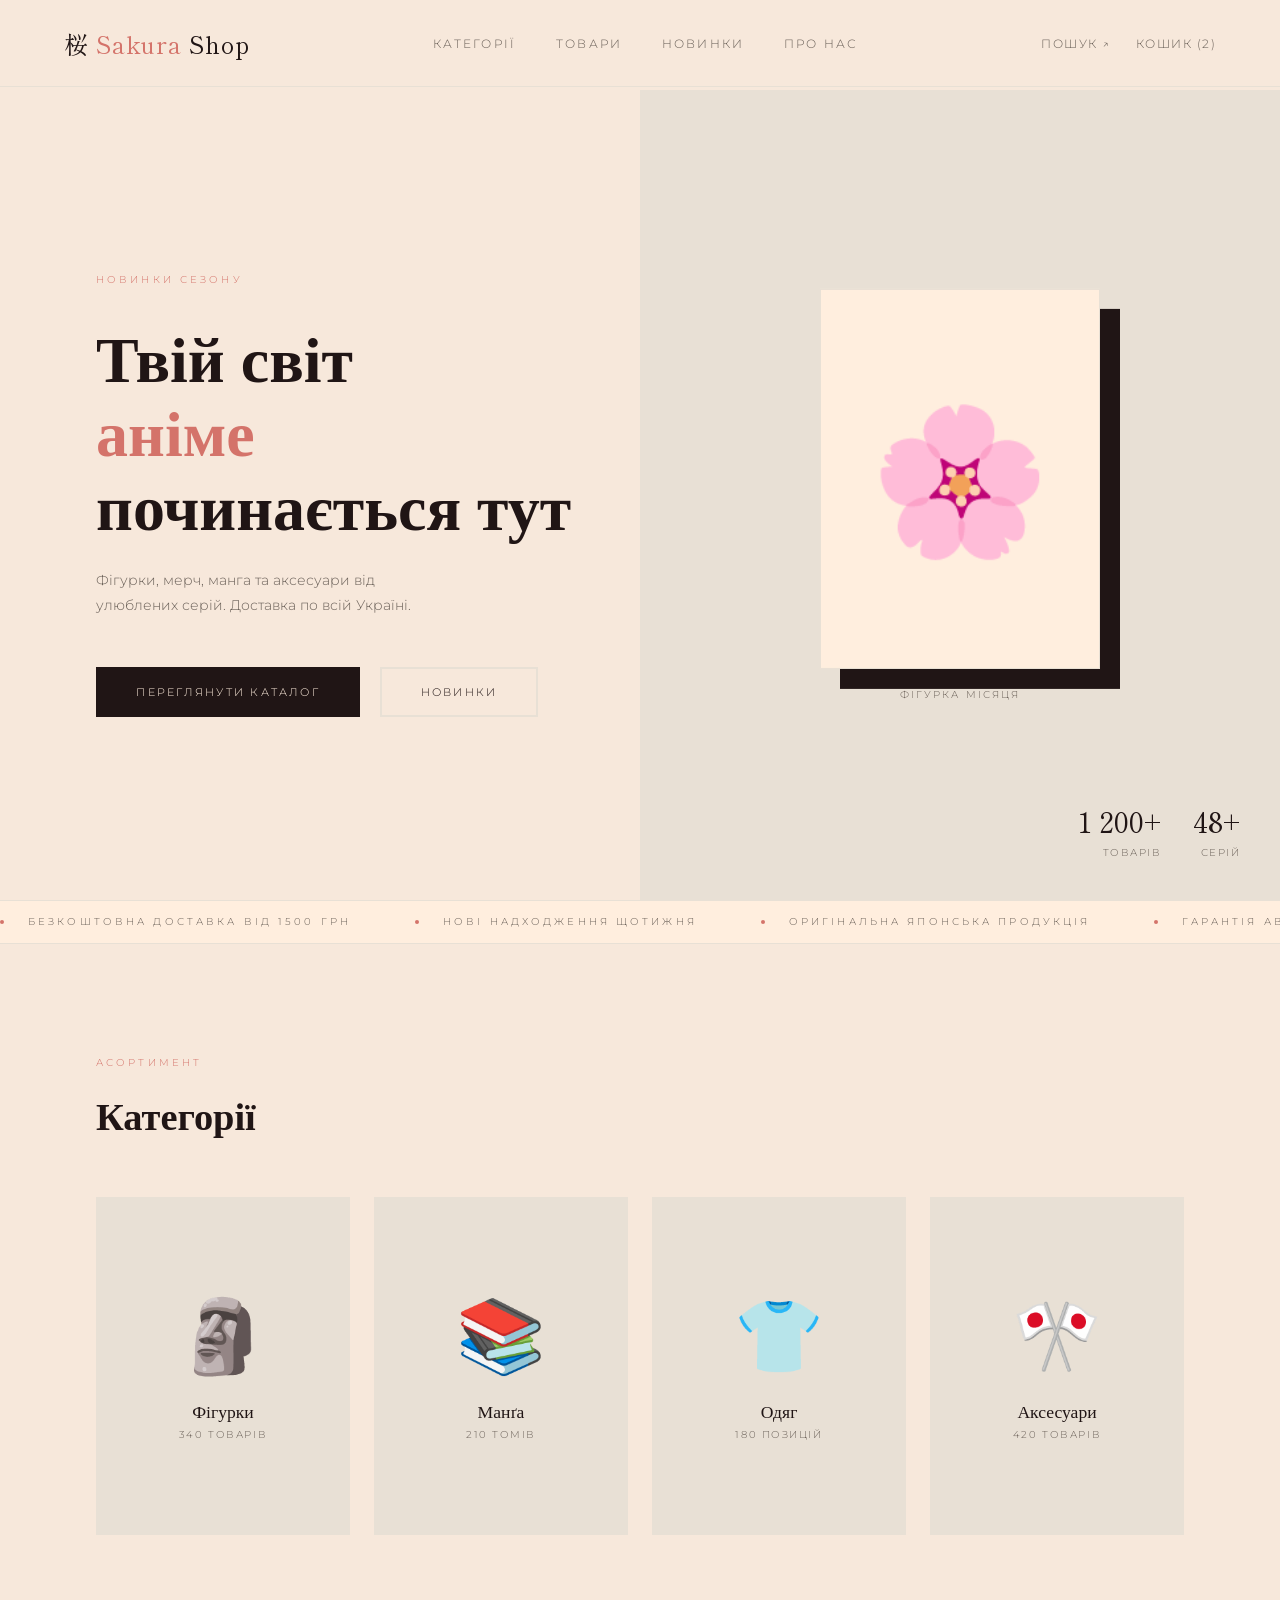
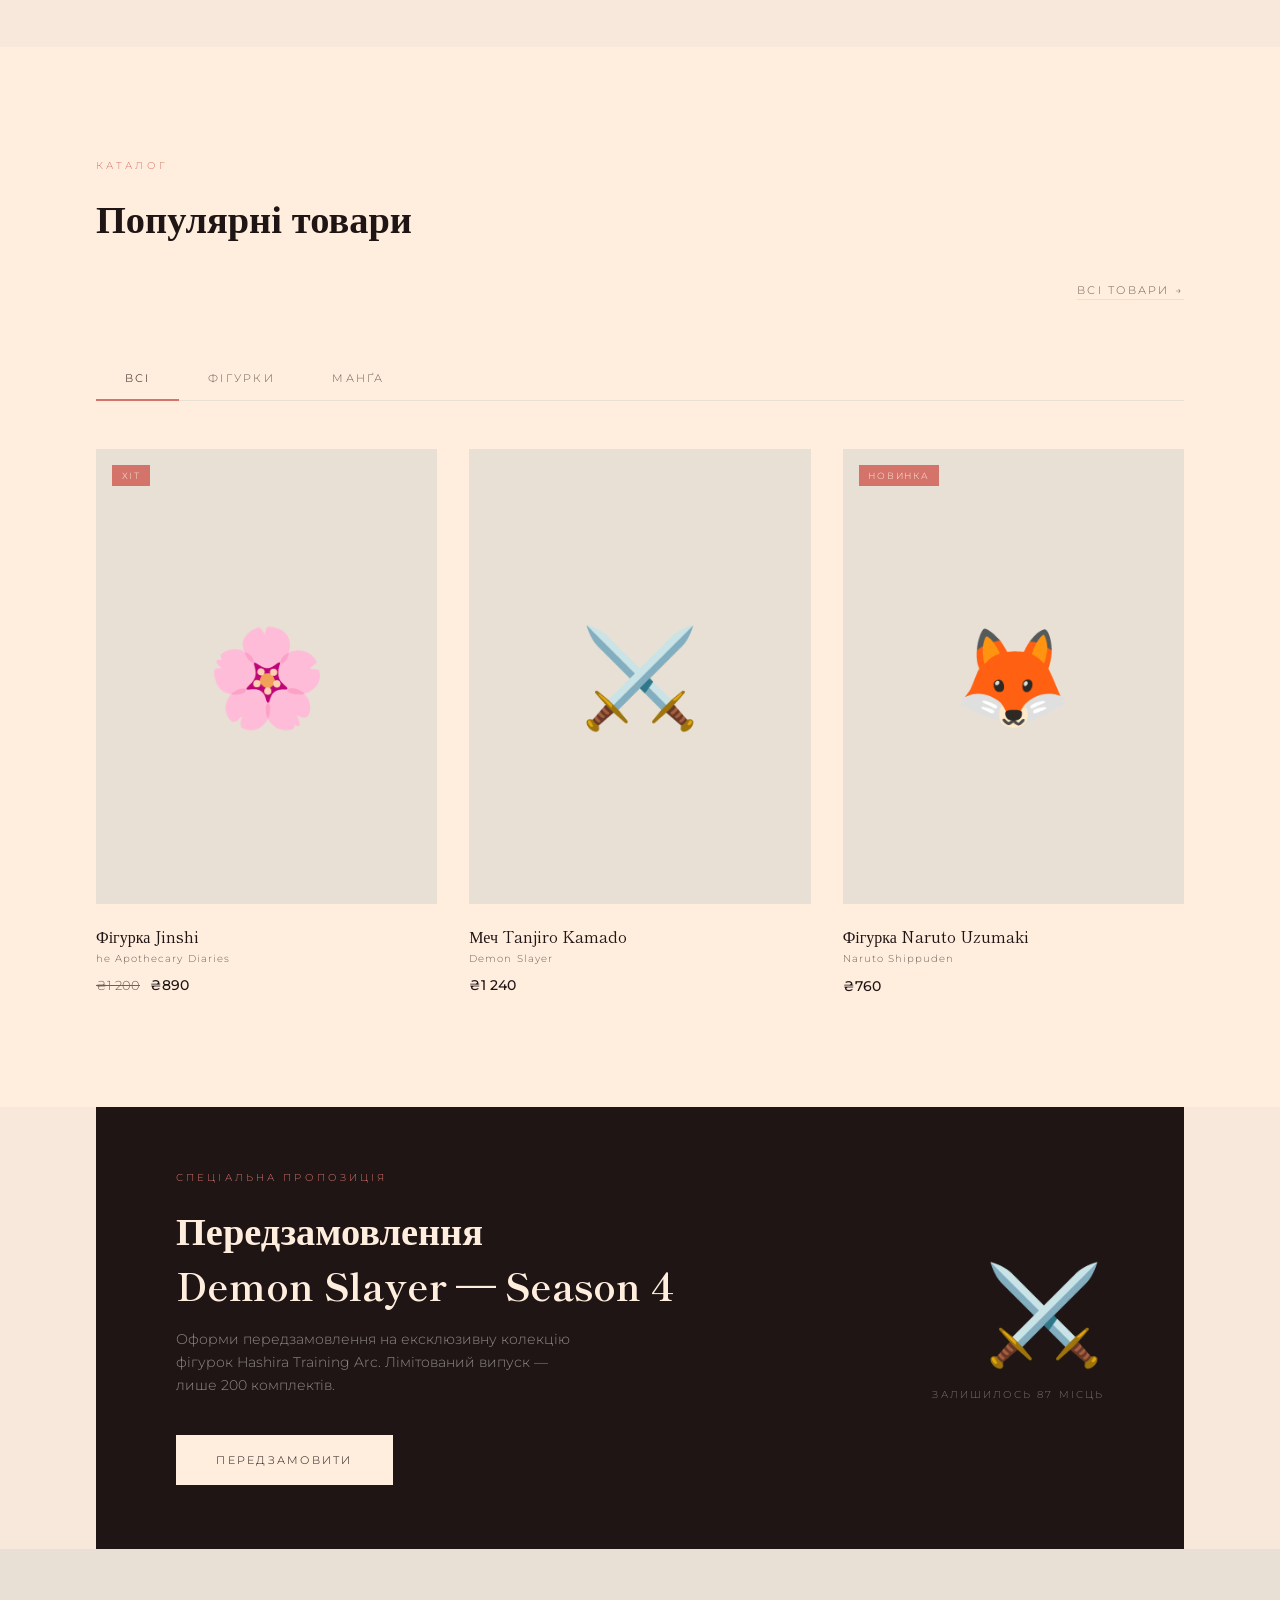
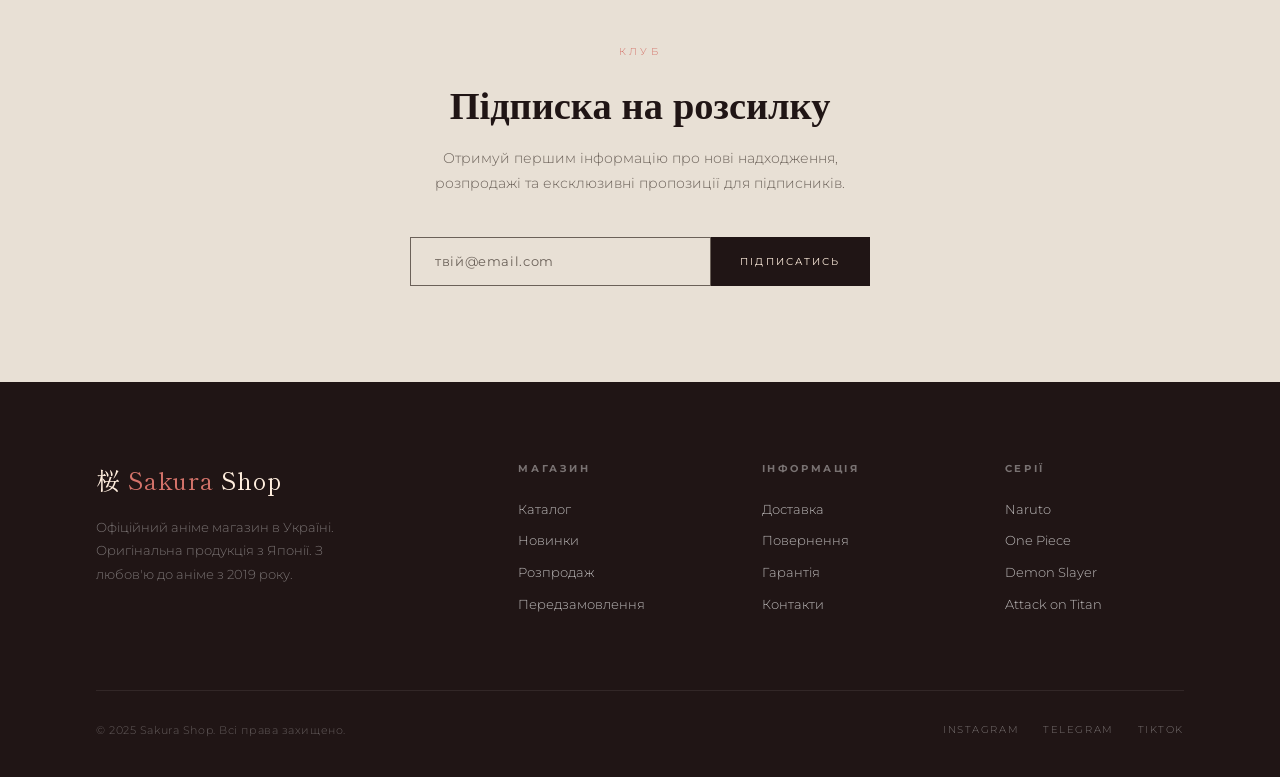
<file: index.html>
<!DOCTYPE html>
<html lang="uk">

<head>
  <meta charset="UTF-8">
  <meta name="viewport" content="width=device-width, initial-scale=1.0">
  <title>Sakura Shop — аніме магазин</title>
  <link
    href="https://fonts.googleapis.com/css2?family=Shippori+Mincho:wght@400;700&family=Montserrat:wght@300;400;500&display=swap"
    rel="stylesheet">
    <link rel="stylesheet" href="style.css">


</head>
<body>

  <!-- Cart toggle -->
  <input type="checkbox" class="cart-toggle" id="cartToggle">
  <div class="cart-overlay">
    <div class="cart-drawer">
      <div class="cart-header">
        <span class="cart-title">Кошик</span>
        <label for="cartToggle" class="cart-close" style="cursor:pointer;">✕</label>
      </div>
      <div class="cart-item">
        <div class="cart-item-img">🌸</div>
        <div class="cart-item-info">
          <div class="cart-item-name">Фігурка Sakura</div>
          <div class="cart-item-series">Cardcaptor Sakura</div>
          <div class="cart-item-price">₴890</div>
        </div>
      </div>
      <div class="cart-item">
        <div class="cart-item-img">⚔️</div>
        <div class="cart-item-info">
          <div class="cart-item-name">Меч-репліка</div>
          <div class="cart-item-series">Demon Slayer</div>
          <div class="cart-item-price">₴1 240</div>
        </div>
      </div>
      <div class="cart-total">
        <span>Разом</span>
        <span>₴2 130</span>
      </div>
      <a href="#" class="btn-primary" style="width:100%;text-align:center;display:block;margin-top:1rem;">Оформити
        замовлення</a>
    </div>
  </div>

  <!-- HEADER -->
  <header>
    <a href="index.html" class="logo">桜 <span>Sakura</span> Shop</a>
    <nav>
      <a href="#categories">Категорії</a>
      <a href="products.html">Товари</a>
      <a href="news.html">Новинки</a>
      <a href="#">Про нас</a>
    </nav>
    <div class="nav-icon">
      <a href="#">Пошук ↗</a>
      <label for="cartToggle" style="cursor:pointer;font-size:0.75rem;letter-spacing:0.12em;text-transform:uppercase;color:var(--fog);transition:color 0.3s;" data-tip="2 товари">
      Кошик (2)
    </label>
    </div>
  </header>

  <!-- HERO -->
  <div class="hero">
    <div class="hero-text">
      <span class="hero-label">Новинки сезону</span>
      <h1 class="hero-title">Твій світ<br><em>аніме</em><br>починається тут</h1>
      <p class="hero-sub">Фігурки, мерч, мангa та аксесуари від улюблених серій. Доставка по всій Україні.</p>
      <div>
        <a href="#products" class="btn-primary">Переглянути каталог</a>
        <a href="#new" class="btn-outline">Новинки</a>
      </div>
    </div>
    <div class="hero-visual">
      <span class="hero-bg-text">桜</span>
      <div class="hero-card">
        <div class="hero-product-img">🌸</div>
        <div class="hero-product-label">Фігурка місяця</div>
      </div>
      <div class="hero-stats">
        <div class="stat">
          <span class="stat-num">1 200+</span>
          <span class="stat-lbl">Товарів</span>
        </div>
        <div class="stat">
          <span class="stat-num">48+</span>
          <span class="stat-lbl">Серій</span>
        </div>
      </div>
    </div>
  </div>

  <!-- MARQUEE -->
  <div class="marquee-wrap">
    <div class="marquee-track">
      <span class="marquee-item"><span class="marquee-dot"></span>Безкоштовна доставка від 1500 грн</span>
      <span class="marquee-item"><span class="marquee-dot"></span>Нові надходження щотижня</span>
      <span class="marquee-item"><span class="marquee-dot"></span>Оригінальна японська продукція</span>
      <span class="marquee-item"><span class="marquee-dot"></span>Гарантія автентичності</span>
      <span class="marquee-item"><span class="marquee-dot"></span>Безкоштовна доставка від 1500 грн</span>
      <span class="marquee-item"><span class="marquee-dot"></span>Нові надходження щотижня</span>
      <span class="marquee-item"><span class="marquee-dot"></span>Оригінальна японська продукція</span>
      <span class="marquee-item"><span class="marquee-dot"></span>Гарантія автентичності</span>
    </div>
  </div>

  <!-- CATEGORIES -->
  <section id="categories">
    <div class="section-label">Асортимент</div>
    <div class="section-title">Категорії</div>
    <div class="categories-grid">
      <a href="#" class="cat-card">
        <div class="cat-overlay"></div>
        <span class="cat-emoji">🗿</span>
        <span class="cat-name">Фігурки</span>
        <span class="cat-count">340 товарів</span>
      </a>
      <a href="#" class="cat-card">
        <div class="cat-overlay"></div>
        <span class="cat-emoji">📚</span>
        <span class="cat-name">Манґа</span>
        <span class="cat-count">210 томів</span>
      </a>
      <a href="#" class="cat-card">
        <div class="cat-overlay"></div>
        <span class="cat-emoji">👕</span>
        <span class="cat-name">Одяг</span>
        <span class="cat-count">180 позицій</span>
      </a>
      <a href="#" class="cat-card">
        <div class="cat-overlay"></div>
        <span class="cat-emoji">🎌</span>
        <span class="cat-name">Аксесуари</span>
        <span class="cat-count">420 товарів</span>
      </a>
    </div>
  </section>

  <!-- PRODUCTS with TABS (CSS only) -->
  <section id="products" class="products-section">
    <div class="products-header">
      <div>
        <div class="section-label">Каталог</div>
        <div class="section-title">Популярні товари</div>
      </div>
      <a href="#" class="see-all">Всі товари →</a>
    </div>

    <input type="radio" name="tabs" id="tab1" class="tab-radio" checked>
    <input type="radio" name="tabs" id="tab2" class="tab-radio">
    <input type="radio" name="tabs" id="tab3" class="tab-radio">

    <div class="tabs-nav">
      <label for="tab1" class="tab-label lbl1">Всі</label>
      <label for="tab2" class="tab-label lbl2">Фігурки</label>
      <label for="tab3" class="tab-label lbl3">Манґа</label>
    </div>

    <div class="tab-content">
      <!-- TAB 1 -->
      <div class="tab-panel panel1">
        <a href="#" class="product-card">
          <div class="product-img">
            <span class="product-badge">Хіт</span>
            <span class="product-wishlist">♡</span>
            🌸
          </div>
          <div class="product-name">Фігурка Jinshi</div>
          <div class="product-series">he Apothecary Diaries</div>
          <div class="product-price"><s>₴1 200</s> ₴890</div>
        </a>
        <a href="#" class="product-card">
          <div class="product-img">
            <span class="product-wishlist">♡</span>
            ⚔️
          </div>
          <div class="product-name">Меч Tanjiro Kamado</div>
          <div class="product-series">Demon Slayer</div>
          <div class="product-price">₴1 240</div>
        </a>
        <a href="#" class="product-card">
          <div class="product-img">
            <span class="product-badge">Новинка</span>
            <span class="product-wishlist">♡</span>
            🦊
          </div>
          <div class="product-name">Фігурка Naruto Uzumaki</div>
          <div class="product-series">Naruto Shippuden</div>
          <div class="product-price">₴760</div>
        </a>
      </div>
      <!-- TAB 2 -->
      <div class="tab-panel panel2">
        <a href="#" class="product-card">
          <div class="product-img">
            <span class="product-badge">Хіт</span>
            <span class="product-wishlist">♡</span>
            🌸
          </div>
          <div class="product-name">Фігурка Sakura</div>
          <div class="product-series">Cardcaptor Sakura</div>
          <div class="product-price">₴890</div>
        </a>
        <a href="#" class="product-card">
          <div class="product-img">
            <span class="product-wishlist">♡</span>
            🤖
          </div>
          <div class="product-name">Фігурка Gundam RX-78</div>
          <div class="product-series">Mobile Suit Gundam</div>
          <div class="product-price">₴2 100</div>
        </a>
        <a href="#" class="product-card">
          <div class="product-img">
            <span class="product-wishlist">♡</span>
            🦊
          </div>
          <div class="product-name">Senkuu Ishigami — колекційна</div>
          <div class="product-series">Naruto Shippuden</div>
          <div class="product-price">₴1760</div>
        </a>
      </div>
      <!-- TAB 3 -->
      <div class="tab-panel panel3">
        <a href="#" class="product-card">
          <div class="product-img">
            <span class="product-badge">Новинка</span>
            <span class="product-wishlist">♡</span>
            📖
          </div>
          <div class="product-name">The Apothecary Diaries том 1–3</div>
          <div class="product-series">Kentaro Miura</div>
          <div class="product-price">₴1 450</div>
        </a>
        <a href="#" class="product-card">
          <div class="product-img">
            <span class="product-wishlist">♡</span>
            📗
          </div>
          <div class="product-name">Attack on Titan Box Set</div>
          <div class="product-series">Hajime Isayama</div>
          <div class="product-price">₴3 200</div>
        </a>
        <a href="#" class="product-card">
          <div class="product-img">
            <span class="product-wishlist">♡</span>
            📕
          </div>
          <div class="product-name">Dr. STONE том 1</div>
          <div class="product-series">Eiichiro Oda</div>
          <div class="product-price">₴280</div>
        </a>
      </div>
    </div>
  </section>

  <!-- BANNER -->
  <div class="banner" id="new">
    <div>
      <div class="banner-label">Спеціальна пропозиція</div>
      <h2 class="banner-title">Передзамовлення<br>Demon Slayer — Season 4</h2>
      <p class="banner-sub">Оформи передзамовлення на ексклюзивну колекцію фігурок Hashira Training Arc. Лімітований
        випуск — лише 200 комплектів.</p>
      <br><br>
      <a href="#" class="btn-light">Передзамовити</a>
    </div>
    <div class="banner-right">
      <span class="banner-emoji">⚔️</span>
      <div style="font-size:0.65rem;letter-spacing:0.2em;text-transform:uppercase;color:rgba(255,255,255,0.4);">
        Залишилось 87 місць</div>
    </div>
  </div>

  <!-- NEWSLETTER -->
  <div class="newsletter">
    <div class="section-label">Клуб</div>
    <div class="section-title">Підписка на розсилку</div>
    <p>Отримуй першим інформацію про нові надходження, розпродажі та ексклюзивні пропозиції для підписників.</p>
    <div class="email-row">
      <input type="email" placeholder="твій@email.com">
      <button type="button">Підписатись</button>
    </div>
  </div>

  <!-- FOOTER -->
  <footer>
    <div class="footer-grid">
      <div class="footer-brand">
        <a href="#" class="logo">桜 <span>Sakura</span> Shop</a>
        <p class="footer-desc">Офіційний аніме магазин в Україні. Оригінальна продукція з Японії. З любов'ю до аніме з
          2019 року.</p>
      </div>
      <div class="footer-col">
        <h4>Магазин</h4>
        <ul>
          <li><a href="#">Каталог</a></li>
          <li><a href="#">Новинки</a></li>
          <li><a href="#">Розпродаж</a></li>
          <li><a href="#">Передзамовлення</a></li>
        </ul>
      </div>
      <div class="footer-col">
        <h4>Інформація</h4>
        <ul>
          <li><a href="#">Доставка</a></li>
          <li><a href="#">Повернення</a></li>
          <li><a href="#">Гарантія</a></li>
          <li><a href="#">Контакти</a></li>
        </ul>
      </div>
      <div class="footer-col">
        <h4>Серії</h4>
        <ul>
          <li><a href="#">Naruto</a></li>
          <li><a href="#">One Piece</a></li>
          <li><a href="#">Demon Slayer</a></li>
          <li><a href="#">Attack on Titan</a></li>
        </ul>
      </div>
    </div>
    <div class="footer-bottom">
      <span>© 2025 Sakura Shop. Всі права захищено.</span>
      <div class="socials">
        <a href="#">Instagram</a>
        <a href="#">Telegram</a>
        <a href="#">TikTok</a>
      </div>
    </div>
  </footer>


</body>

</html>
</file>
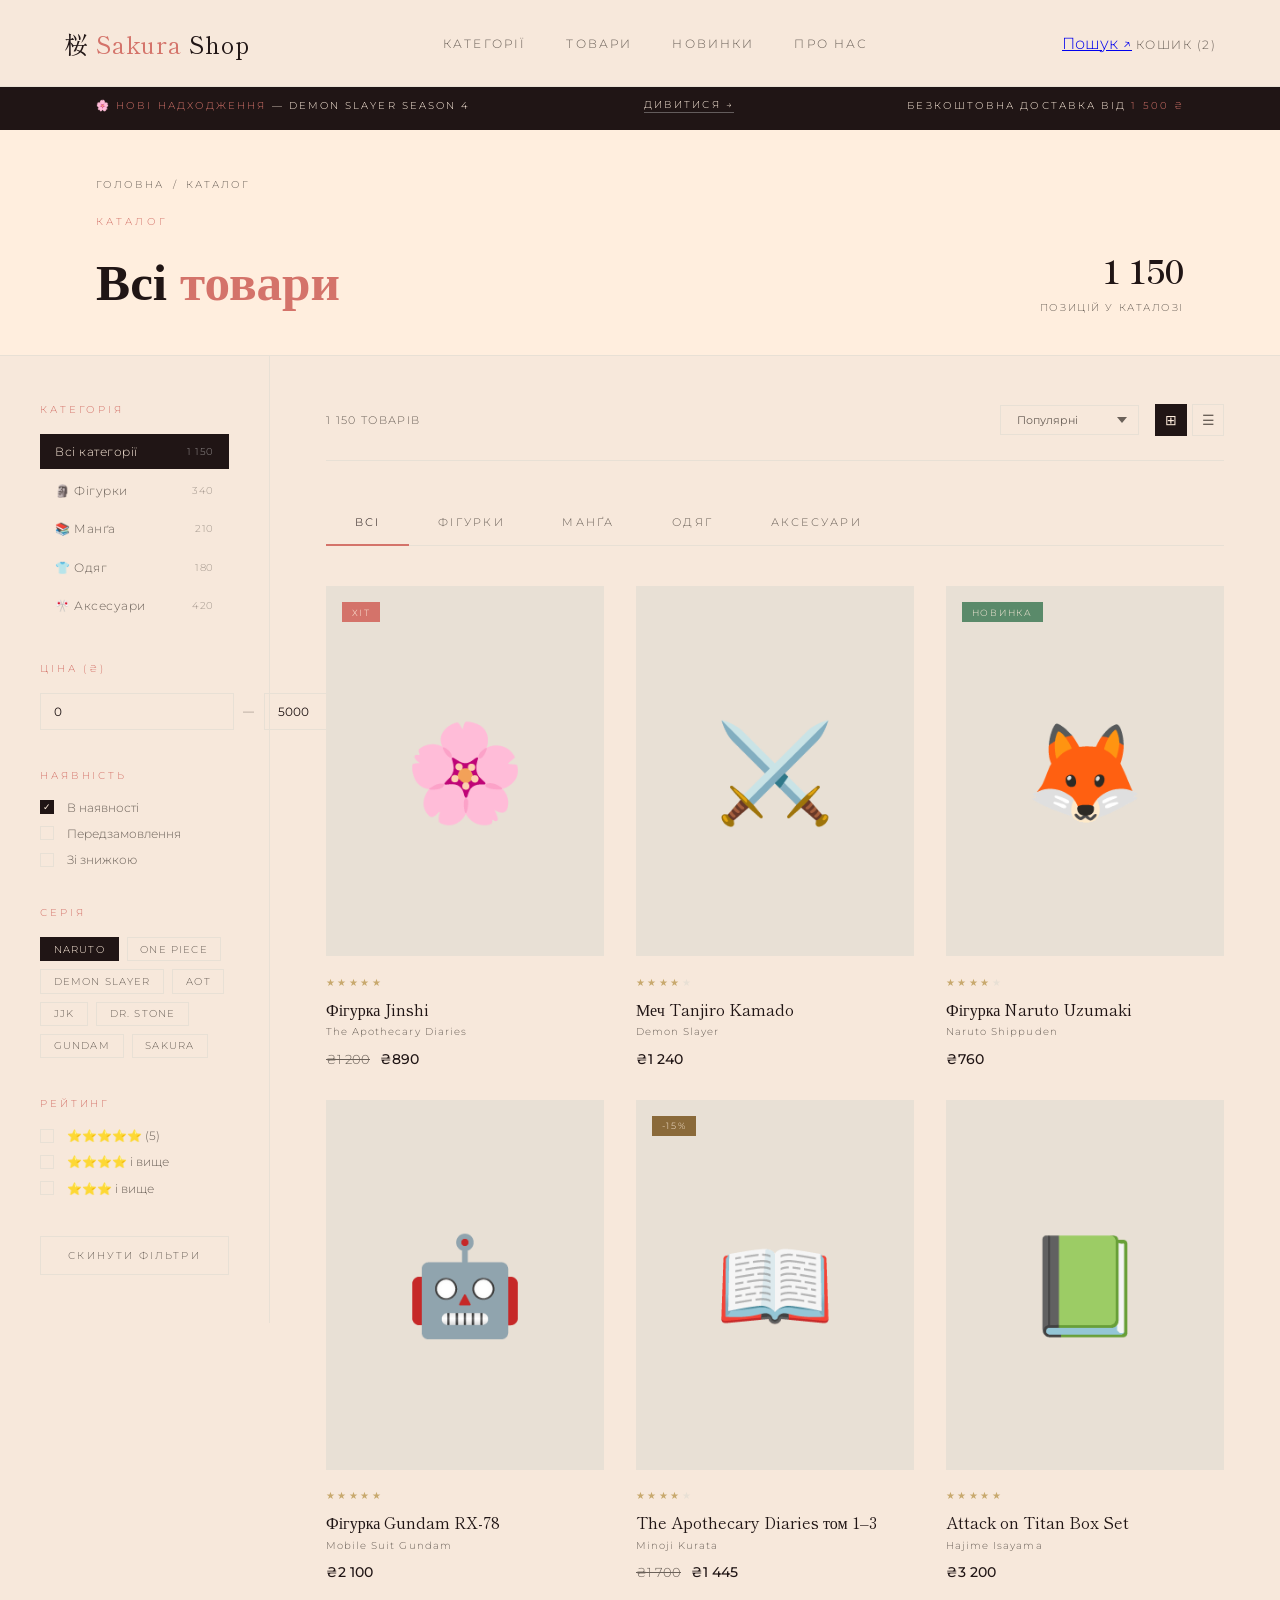
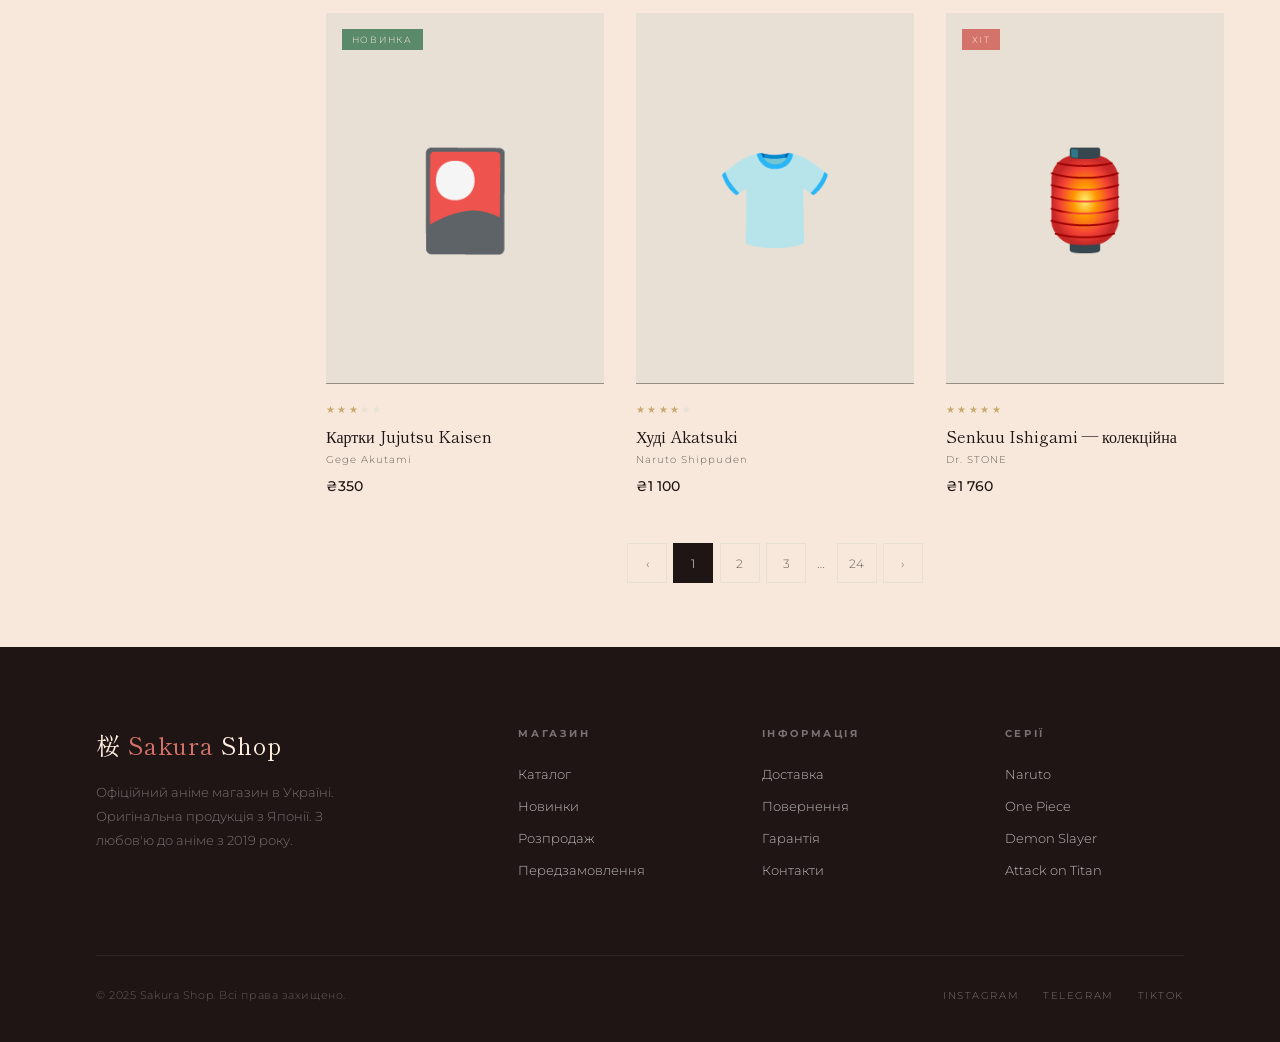
<file: products.html>
<!DOCTYPE html>
<html lang="uk">
<head>
  <meta charset="UTF-8">
  <meta name="viewport" content="width=device-width, initial-scale=1.0">
  <title>Каталог — Sakura Shop</title>
  <link href="https://fonts.googleapis.com/css2?family=Shippori+Mincho:wght@400;700&family=Montserrat:wght@300;400;500&display=swap" rel="stylesheet">
  <link rel="stylesheet" href="product.css">

 
</head>
<body>

<!-- ── HIDDEN INPUTS (CSS-only state) ── -->
<input type="checkbox" class="cart-toggle" id="cartToggle">
<input type="radio"    name="view" id="view-grid" checked>
<input type="radio"    name="view" id="view-list">
<input type="radio"    name="tabs" id="tab-all"   checked>
<input type="radio"    name="tabs" id="tab-fig">
<input type="radio"    name="tabs" id="tab-manga">
<input type="radio"    name="tabs" id="tab-cloth">
<input type="radio"    name="tabs" id="tab-acc">

<!-- ── CART OVERLAY ── -->
<div class="cart-overlay">
  <div class="cart-drawer">
    <div class="cart-header">
      <span class="cart-title">Кошик</span>
      <label for="cartToggle" class="cart-close">✕</label>
    </div>
    <div class="cart-item">
      <div class="cart-item-img">🌸</div>
      <div class="cart-item-info">
        <div class="cart-item-name">Фігурка Sakura</div>
        <div class="cart-item-series">Cardcaptor Sakura</div>
        <div class="cart-item-price">₴890</div>
      </div>
    </div>
    <div class="cart-item">
      <div class="cart-item-img">⚔️</div>
      <div class="cart-item-info">
        <div class="cart-item-name">Меч-репліка</div>
        <div class="cart-item-series">Demon Slayer</div>
        <div class="cart-item-price">₴1 240</div>
      </div>
    </div>
    <div class="cart-total"><span>Разом</span><span>₴2 130</span></div>
    <a href="#" class="btn-primary" style="width:100%;text-align:center;display:block;margin-top:1rem;">Оформити замовлення</a>
  </div>
</div>

<!-- ── HEADER ── -->
  <header>
    <a href="index.html" class="logo">桜 <span>Sakura</span> Shop</a>
    <nav>
      <a href="#categories">Категорії</a>
      <a href="products.html">Товари</a>
      <a href="news.html">Новинки</a>
      <a href="#">Про нас</a>
    </nav>
    <div class="nav-icon">
      <a href="#">Пошук ↗</a>
      <label for="cartToggle" style="cursor:pointer;font-size:0.75rem;letter-spacing:0.12em;text-transform:uppercase;color:var(--fog);transition:color 0.3s;" data-tip="2 товари">
      Кошик (2)
    </label>
    </div>
  </header>

<!-- ── PROMO STRIP ── -->
<div class="promo-strip">
  <span>🌸 <em>Нові надходження</em> — Demon Slayer Season 4</span>
  <a href="#">Дивитися →</a>
  <span>Безкоштовна доставка від <em>1 500 ₴</em></span>
</div>

<!-- ── PAGE HERO ── -->
<div class="page-hero">
  <div class="breadcrumb">
    <a href="#">Головна</a><span>/</span>Каталог
  </div>
  <div class="page-hero-inner">
    <div>
      <div class="section-label">Каталог</div>
      <h1 class="page-title">Всі <em>товари</em></h1>
    </div>
    <div class="page-meta">
      <strong>1 150</strong>
      <span>позицій у каталозі</span>
    </div>
  </div>
</div>

<!-- ── CATALOG ── -->
<div class="catalog-layout">

  <!-- SIDEBAR -->
  <aside class="sidebar">

    <div class="filter-group">
      <div class="filter-title">Категорія</div>
      <div class="cat-list">
        <input type="radio" name="cat" id="cat-all" checked>
        <label for="cat-all">Всі категорії <span class="cnt">1 150</span></label>
        <input type="radio" name="cat" id="cat-fig-s">
        <label for="cat-fig-s">🗿 Фігурки <span class="cnt">340</span></label>
        <input type="radio" name="cat" id="cat-manga-s">
        <label for="cat-manga-s">📚 Манґа <span class="cnt">210</span></label>
        <input type="radio" name="cat" id="cat-cloth-s">
        <label for="cat-cloth-s">👕 Одяг <span class="cnt">180</span></label>
        <input type="radio" name="cat" id="cat-acc-s">
        <label for="cat-acc-s">🎌 Аксесуари <span class="cnt">420</span></label>
      </div>
    </div>

    <div class="filter-group">
      <div class="filter-title">Ціна (₴)</div>
      <div class="price-inputs">
        <input type="number" placeholder="Від" value="0">
        <span class="price-sep">—</span>
        <input type="number" placeholder="До" value="5000">
      </div>
    </div>

    <div class="filter-group">
      <div class="filter-title">Наявність</div>
      <div class="check-list">
        <label><input type="checkbox" id="chk1" checked><span class="chk"></span>В наявності</label>
        <label><input type="checkbox" id="chk2"><span class="chk"></span>Передзамовлення</label>
        <label><input type="checkbox" id="chk3"><span class="chk"></span>Зі знижкою</label>
      </div>
    </div>

    <div class="filter-group">
      <div class="filter-title">Серія</div>
      <div class="series-tags">
        <input type="checkbox" id="s1" checked><label for="s1">Naruto</label>
        <input type="checkbox" id="s2"><label for="s2">One Piece</label>
        <input type="checkbox" id="s3"><label for="s3">Demon Slayer</label>
        <input type="checkbox" id="s4"><label for="s4">AOT</label>
        <input type="checkbox" id="s5"><label for="s5">JJK</label>
        <input type="checkbox" id="s6"><label for="s6">Dr. Stone</label>
        <input type="checkbox" id="s7"><label for="s7">Gundam</label>
        <input type="checkbox" id="s8"><label for="s8">Sakura</label>
      </div>
    </div>

    <div class="filter-group">
      <div class="filter-title">Рейтинг</div>
      <div class="check-list">
        <label><input type="checkbox" id="r1"><span class="chk"></span>⭐⭐⭐⭐⭐ (5)</label>
        <label><input type="checkbox" id="r2"><span class="chk"></span>⭐⭐⭐⭐ і вище</label>
        <label><input type="checkbox" id="r3"><span class="chk"></span>⭐⭐⭐ і вище</label>
      </div>
    </div>

    <a href="#" class="filter-reset">Скинути фільтри</a>
  </aside>

  <!-- PRODUCTS -->
  <main class="products-area">

    <!-- Toolbar -->
    <div class="toolbar">
      <span class="results-count">1 150 товарів</span>
      <div class="toolbar-right">
        <select class="sort-select">
          <option>Популярні</option>
          <option>Ціна: зростання</option>
          <option>Ціна: спадання</option>
          <option>Новинки</option>
          <option>Рейтинг</option>
        </select>
        <div class="view-toggle">
          <label for="view-grid" class="view-btn lbl-grid" title="Сітка">⊞</label>
          <label for="view-list" class="view-btn lbl-list" title="Список">☰</label>
        </div>
      </div>
    </div>

    <!-- Tabs nav -->
    <div class="tabs-nav">
      <label for="tab-all"   class="tab-label lbl-all">Всі</label>
      <label for="tab-fig"   class="tab-label lbl-fig">Фігурки</label>
      <label for="tab-manga" class="tab-label lbl-manga">Манґа</label>
      <label for="tab-cloth" class="tab-label lbl-cloth">Одяг</label>
      <label for="tab-acc"   class="tab-label lbl-acc">Аксесуари</label>
    </div>

    <!-- Products grid -->
    <div class="products-grid">

      <a href="#" class="product-card">
        <div class="product-img">
          <span class="product-badge badge-hit">Хіт</span>
          <span class="product-wishlist">♡</span>
          🌸
          <span class="add-btn">Додати до кошика</span>
        </div>
        <div class="product-stars">
          <span class="star lit">★</span><span class="star lit">★</span><span class="star lit">★</span><span class="star lit">★</span><span class="star lit">★</span>
        </div>
        <div class="product-name">Фігурка Jinshi</div>
        <div class="product-series">The Apothecary Diaries</div>
        <div class="product-price"><s>₴1 200</s> ₴890</div>
      </a>

      <a href="#" class="product-card">
        <div class="product-img">
          <span class="product-wishlist">♡</span>
          ⚔️
          <span class="add-btn">Додати до кошика</span>
        </div>
        <div class="product-stars">
          <span class="star lit">★</span><span class="star lit">★</span><span class="star lit">★</span><span class="star lit">★</span><span class="star">★</span>
        </div>
        <div class="product-name">Меч Tanjiro Kamado</div>
        <div class="product-series">Demon Slayer</div>
        <div class="product-price">₴1 240</div>
      </a>

      <a href="#" class="product-card">
        <div class="product-img">
          <span class="product-badge badge-new">Новинка</span>
          <span class="product-wishlist">♡</span>
          🦊
          <span class="add-btn">Додати до кошика</span>
        </div>
        <div class="product-stars">
          <span class="star lit">★</span><span class="star lit">★</span><span class="star lit">★</span><span class="star lit">★</span><span class="star">★</span>
        </div>
        <div class="product-name">Фігурка Naruto Uzumaki</div>
        <div class="product-series">Naruto Shippuden</div>
        <div class="product-price">₴760</div>
      </a>

      <a href="#" class="product-card">
        <div class="product-img">
          <span class="product-wishlist">♡</span>
          🤖
          <span class="add-btn">Додати до кошика</span>
        </div>
        <div class="product-stars">
          <span class="star lit">★</span><span class="star lit">★</span><span class="star lit">★</span><span class="star lit">★</span><span class="star lit">★</span>
        </div>
        <div class="product-name">Фігурка Gundam RX-78</div>
        <div class="product-series">Mobile Suit Gundam</div>
        <div class="product-price">₴2 100</div>
      </a>

      <a href="#" class="product-card">
        <div class="product-img">
          <span class="product-badge badge-sale">-15%</span>
          <span class="product-wishlist">♡</span>
          📖
          <span class="add-btn">Додати до кошика</span>
        </div>
        <div class="product-stars">
          <span class="star lit">★</span><span class="star lit">★</span><span class="star lit">★</span><span class="star lit">★</span><span class="star">★</span>
        </div>
        <div class="product-name">The Apothecary Diaries том 1–3</div>
        <div class="product-series">Minoji Kurata</div>
        <div class="product-price"><s>₴1 700</s> ₴1 445</div>
      </a>

      <a href="#" class="product-card">
        <div class="product-img">
          <span class="product-wishlist">♡</span>
          📗
          <span class="add-btn">Додати до кошика</span>
        </div>
        <div class="product-stars">
          <span class="star lit">★</span><span class="star lit">★</span><span class="star lit">★</span><span class="star lit">★</span><span class="star lit">★</span>
        </div>
        <div class="product-name">Attack on Titan Box Set</div>
        <div class="product-series">Hajime Isayama</div>
        <div class="product-price">₴3 200</div>
      </a>

      <a href="#" class="product-card">
        <div class="product-img">
          <span class="product-badge badge-new">Новинка</span>
          <span class="product-wishlist">♡</span>
          🎴
          <span class="add-btn">Додати до кошика</span>
        </div>
        <div class="product-stars">
          <span class="star lit">★</span><span class="star lit">★</span><span class="star lit">★</span><span class="star">★</span><span class="star">★</span>
        </div>
        <div class="product-name">Картки Jujutsu Kaisen</div>
        <div class="product-series">Gege Akutami</div>
        <div class="product-price">₴350</div>
      </a>

      <a href="#" class="product-card">
        <div class="product-img">
          <span class="product-wishlist">♡</span>
          👕
          <span class="add-btn">Додати до кошика</span>
        </div>
        <div class="product-stars">
          <span class="star lit">★</span><span class="star lit">★</span><span class="star lit">★</span><span class="star lit">★</span><span class="star">★</span>
        </div>
        <div class="product-name">Худі Akatsuki</div>
        <div class="product-series">Naruto Shippuden</div>
        <div class="product-price">₴1 100</div>
      </a>

      <a href="#" class="product-card">
        <div class="product-img">
          <span class="product-badge badge-hit">Хіт</span>
          <span class="product-wishlist">♡</span>
          🏮
          <span class="add-btn">Додати до кошика</span>
        </div>
        <div class="product-stars">
          <span class="star lit">★</span><span class="star lit">★</span><span class="star lit">★</span><span class="star lit">★</span><span class="star lit">★</span>
        </div>
        <div class="product-name">Senkuu Ishigami — колекційна</div>
        <div class="product-series">Dr. STONE</div>
        <div class="product-price">₴1 760</div>
      </a>

    </div>

    <!-- Pagination -->
    <div class="pagination">
      <a href="#" class="page-btn">‹</a>
      <a href="#" class="page-btn active">1</a>
      <a href="#" class="page-btn">2</a>
      <a href="#" class="page-btn">3</a>
      <span class="page-dots">…</span>
      <a href="#" class="page-btn">24</a>
      <a href="#" class="page-btn">›</a>
    </div>

  </main>
</div>

<!-- ── FOOTER ── -->
<footer>
  <div class="footer-grid">
    <div class="footer-brand">
      <a href="#" class="logo">桜 <span>Sakura</span> Shop</a>
      <p class="footer-desc">Офіційний аніме магазин в Україні. Оригінальна продукція з Японії. З любов'ю до аніме з 2019 року.</p>
    </div>
    <div class="footer-col">
      <h4>Магазин</h4>
      <ul>
        <li><a href="#">Каталог</a></li>
        <li><a href="#">Новинки</a></li>
        <li><a href="#">Розпродаж</a></li>
        <li><a href="#">Передзамовлення</a></li>
      </ul>
    </div>
    <div class="footer-col">
      <h4>Інформація</h4>
      <ul>
        <li><a href="#">Доставка</a></li>
        <li><a href="#">Повернення</a></li>
        <li><a href="#">Гарантія</a></li>
        <li><a href="#">Контакти</a></li>
      </ul>
    </div>
    <div class="footer-col">
      <h4>Серії</h4>
      <ul>
        <li><a href="#">Naruto</a></li>
        <li><a href="#">One Piece</a></li>
        <li><a href="#">Demon Slayer</a></li>
        <li><a href="#">Attack on Titan</a></li>
      </ul>
    </div>
  </div>
  <div class="footer-bottom">
    <span>© 2025 Sakura Shop. Всі права захищено.</span>
    <div class="socials">
      <a href="#">Instagram</a>
      <a href="#">Telegram</a>
      <a href="#">TikTok</a>
    </div>
  </div>
</footer>

</body>
</html>
</file>
<file: style.css>
body {
    font-family: sans-serif;
}
  :root {
      --ink: #201515;
      --paper: #f7e8db;
      --dust: #e8e0d5;
      --blush: #d4736a;
      --fog: #6b6159;
      --white: #ffeede;
    }

    *,
    *::before,
    *::after {
      box-sizing: border-box;
      margin: 0;
      padding: 0;
    }

    html {
      scroll-behavior: smooth;
    }

    body {
      background: var(--paper);
      color: var(--ink);
      font-family: 'Montserrat', sans-serif;
      font-weight: 300;
      overflow-x: hidden;
    }



    /* ─── HEADER ─── */
    header {
      position: fixed;
      top: 0;
      left: 0;
      right: 0;
      z-index: 100;
      display: flex;
      align-items: center;
      justify-content: space-between;
      padding: 1.6rem 4rem;
      background: var(--paper);
      border-bottom: 1px solid var(--dust);
      animation: fadeDown 0.8s ease both;
    }

    .logo {
      font-family: 'Shippori Mincho', serif;
      font-size: 1.5rem;
      letter-spacing: 0.04em;
      color: var(--ink);
      text-decoration: none;
    }

    .logo span {
      color: var(--blush);
    }

    nav {
      display: flex;
      gap: 2.5rem;
      list-style: none;
    }

    nav a {
      font-size: 0.75rem;
      letter-spacing: 0.18em;
      text-transform: uppercase;
      color: var(--fog);
      text-decoration: none;
      position: relative;
      transition: color 0.3s;
    }

    nav a::after {
      content: '';
      position: absolute;
      bottom: -2px;
      left: 0;
      width: 0;
      height: 1px;
      background: var(--blush);
      transition: width 0.3s ease;
    }

    nav a:hover {
      color: var(--ink);
    }

    nav a:hover::after {
      width: 100%;
    }

    .nav-icon {
      display: flex;
      align-items: center;
      gap: 1.6rem;
    }

    .nav-icon a {
      color: var(--fog);
      text-decoration: none;
      font-size: 0.75rem;
      letter-spacing: 0.12em;
      text-transform: uppercase;
      transition: color 0.3s;
    }

    .nav-icon a:hover {
      color: var(--blush);
    }

    /* ─── HERO ─── */
    .hero {
      min-height: 100vh;
      display: grid;
      grid-template-columns: 1fr 1fr;
      padding-top: 90px;
    }

    .hero-text {
      display: flex;
      flex-direction: column;
      justify-content: center;
      padding: 6rem 4rem 6rem 6rem;
      animation: fadeLeft 1s ease 0.3s both;
    }

    .hero-label {
      font-size: 0.65rem;
      letter-spacing: 0.3em;
      text-transform: uppercase;
      color: var(--blush);
      margin-bottom: 2rem;
    }

    .hero-title {
      font-family: 'Shippori Mincho', serif;
      font-size: clamp(2.8rem, 5vw, 5rem);
      line-height: 1.15;
      font-weight: 700;
      margin-bottom: 1.8rem;
    }

    .hero-title em {
      font-style: normal;
      color: var(--blush);
    }

    .hero-sub {
      font-size: 0.88rem;
      line-height: 1.8;
      color: var(--fog);
      max-width: 360px;
      margin-bottom: 3rem;
    }

    .btn-primary {
      display: inline-block;
      background: var(--ink);
      color: var(--white);
      padding: 1rem 2.4rem;
      font-size: 0.7rem;
      letter-spacing: 0.2em;
      text-transform: uppercase;
      text-decoration: none;
      border: 2px solid var(--ink);
      transition: background 0.3s, color 0.3s;
    }

    .btn-primary:hover {
      background: transparent;
      color: var(--ink);
    }

    .btn-outline {
      display: inline-block;
      background: transparent;
      color: var(--ink);
      padding: 1rem 2.4rem;
      font-size: 0.7rem;
      letter-spacing: 0.2em;
      text-transform: uppercase;
      text-decoration: none;
      border: 2px solid var(--dust);
      margin-left: 1rem;
      transition: border-color 0.3s;
    }

    .btn-outline:hover {
      border-color: var(--ink);
    }

    .hero-visual {
      position: relative;
      overflow: hidden;
      background: var(--dust);
      animation: fadeRight 1s ease 0.3s both;
    }

    .hero-bg-text {
      position: absolute;
      font-family: 'Shippori Mincho', serif;
      font-size: 22vw;
      color: var(--paper);
      opacity: 0.5;
      top: 50%;
      left: 50%;
      transform: translate(-50%, -50%);
      white-space: nowrap;
      pointer-events: none;
      user-select: none;
      z-index: 0;
    }

    .hero-card {
      position: absolute;
      top: 50%;
      left: 50%;
      transform: translate(-50%, -50%);
      z-index: 2;
      text-align: center;
    }

    .hero-product-img {
      width: 280px;
      height: 380px;
      background: var(--white);
      border: 1px solid var(--dust);
      display: flex;
      align-items: center;
      justify-content: center;
      font-size: 9rem;
      box-shadow: 20px 20px 0 var(--ink);
      animation: float 4s ease-in-out infinite;
    }

    .hero-product-label {
      margin-top: 1.2rem;
      font-size: 0.65rem;
      letter-spacing: 0.2em;
      text-transform: uppercase;
      color: var(--fog);
    }

    .hero-stats {
      position: absolute;
      bottom: 2.5rem;
      right: 2.5rem;
      display: flex;
      gap: 2rem;
      z-index: 3;
    }

    .stat {
      text-align: right;
    }

    .stat-num {
      font-family: 'Shippori Mincho', serif;
      font-size: 1.8rem;
      color: var(--ink);
      display: block;
    }

    .stat-lbl {
      font-size: 0.6rem;
      letter-spacing: 0.15em;
      text-transform: uppercase;
      color: var(--fog);
    }

    /* ─── MARQUEE ─── */
    .marquee-wrap {
      border-top: 1px solid var(--dust);
      border-bottom: 1px solid var(--dust);
      overflow: hidden;
      padding: 0.9rem 0;
      background: var(--white);
    }

    .marquee-track {
      display: flex;
      gap: 4rem;
      animation: marquee 22s linear infinite;
      width: max-content;
    }

    .marquee-item {
      font-size: 0.65rem;
      letter-spacing: 0.3em;
      text-transform: uppercase;
      color: var(--fog);
      white-space: nowrap;
      display: flex;
      align-items: center;
      gap: 1.5rem;
    }

    .marquee-dot {
      width: 4px;
      height: 4px;
      background: var(--blush);
      border-radius: 50%;
      flex-shrink: 0;
    }

    /* ─── CATEGORIES ─── */
    section {
      padding: 7rem 6rem;
    }

    .section-label {
      font-size: 0.65rem;
      letter-spacing: 0.3em;
      text-transform: uppercase;
      color: var(--blush);
      margin-bottom: 1rem;
    }

    .section-title {
      font-family: 'Shippori Mincho', serif;
      font-size: clamp(1.8rem, 3vw, 2.8rem);
      margin-bottom: 3.5rem;
      font-weight: 700;
    }

    .categories-grid {
      display: grid;
      grid-template-columns: repeat(4, 1fr);
      gap: 1.5rem;
    }

    .cat-card {
      position: relative;
      aspect-ratio: 3/4;
      background: var(--dust);
      overflow: hidden;
      display: flex;
      flex-direction: column;
      align-items: center;
      justify-content: center;
      text-decoration: none;
      color: var(--ink);
      border: 1px solid transparent;
      transition: border-color 0.4s, box-shadow 0.4s;
    }

    .cat-card:hover {
      border-color: var(--ink);
      box-shadow: 8px 8px 0 var(--ink);
    }

    .cat-emoji {
      font-size: 4.5rem;
      margin-bottom: 1.2rem;
      transition: transform 0.4s cubic-bezier(0.34, 1.56, 0.64, 1);
    }

    .cat-card:hover .cat-emoji {
      transform: scale(1.15) translateY(-6px);
    }

    .cat-name {
      font-family: 'Shippori Mincho', serif;
      font-size: 1.1rem;
      margin-bottom: 0.3rem;
    }

    .cat-count {
      font-size: 0.65rem;
      letter-spacing: 0.15em;
      text-transform: uppercase;
      color: var(--fog);
    }

    .cat-overlay {
      position: absolute;
      inset: 0;
      background: var(--ink);
      opacity: 0;
      transition: opacity 0.4s;
    }

    .cat-card:hover .cat-overlay {
      opacity: 0.04;
    }

    /* ─── PRODUCTS ─── */
    .products-section {
      background: var(--white);
    }

    .products-header {
      display: flex;
      align-items: flex-end;
      justify-content: space-between;
      margin-bottom: 3.5rem;
    }

    .see-all {
      font-size: 0.7rem;
      letter-spacing: 0.2em;
      text-transform: uppercase;
      color: var(--fog);
      text-decoration: none;
      border-bottom: 1px solid var(--dust);
      padding-bottom: 2px;
      transition: color 0.3s, border-color 0.3s;
    }

    .see-all:hover {
      color: var(--blush);
      border-color: var(--blush);
    }

    .products-grid {
      display: grid;
      grid-template-columns: repeat(3, 1fr);
      gap: 2rem;
    }

    .product-card {
      text-decoration: none;
      color: var(--ink);
      display: block;
    }

    .product-img {
      aspect-ratio: 3/4;
      background: var(--dust);
      display: flex;
      align-items: center;
      justify-content: center;
      font-size: 6rem;
      margin-bottom: 1.2rem;
      overflow: hidden;
      position: relative;
      transition: box-shadow 0.4s;
    }

    .product-card:hover .product-img {
      box-shadow: 6px 6px 0 var(--ink);
    }

    .product-badge {
      position: absolute;
      top: 1rem;
      left: 1rem;
      background: var(--blush);
      color: var(--white);
      font-size: 0.55rem;
      letter-spacing: 0.2em;
      text-transform: uppercase;
      padding: 0.3rem 0.6rem;
    }

    .product-wishlist {
      position: absolute;
      top: 1rem;
      right: 1rem;
      width: 34px;
      height: 34px;
      background: var(--white);
      border: 1px solid var(--dust);
      display: flex;
      align-items: center;
      justify-content: center;
      font-size: 1rem;
      opacity: 0;
      transition: opacity 0.3s;
    }

    .product-card:hover .product-wishlist {
      opacity: 1;
    }

    .product-name {
      font-family: 'Shippori Mincho', serif;
      font-size: 1rem;
      margin-bottom: 0.3rem;
    }

    .product-series {
      font-size: 0.65rem;
      letter-spacing: 0.1em;
      color: var(--fog);
      margin-bottom: 0.7rem;
    }

    .product-price {
      font-size: 0.9rem;
      font-weight: 500;
    }

    .product-price s {
      color: var(--fog);
      font-weight: 300;
      margin-right: 0.4rem;
      font-size: 0.8rem;
    }

    /* ─── TABS (CSS ONLY) ─── */
    .tabs-wrap {
      margin-bottom: 3rem;
    }

    .tab-radio {
      display: none;
    }

    .tabs-nav {
      display: flex;
      gap: 0;
      border-bottom: 1px solid var(--dust);
      margin-bottom: 3rem;
    }

    .tab-label {
      font-size: 0.7rem;
      letter-spacing: 0.2em;
      text-transform: uppercase;
      padding: 0.9rem 1.8rem;
      cursor: pointer;
      color: var(--fog);
      border-bottom: 2px solid transparent;
      margin-bottom: -1px;
      transition: color 0.3s;
    }

    #tab1:checked~.tabs-nav .lbl1,
    #tab2:checked~.tabs-nav .lbl2,
    #tab3:checked~.tabs-nav .lbl3 {
      color: var(--ink);
      border-bottom-color: var(--blush);
    }

    .tab-panel {
      display: none;
    }

    #tab1:checked~.tab-content .panel1,
    #tab2:checked~.tab-content .panel2,
    #tab3:checked~.tab-content .panel3 {
      display: grid;
      grid-template-columns: repeat(3, 1fr);
      gap: 2rem;
    }

    /* ─── BANNER ─── */
    .banner {
      margin: 0 6rem;
      background: var(--ink);
      color: var(--white);
      display: grid;
      grid-template-columns: 1fr auto;
      align-items: center;
      padding: 4rem 5rem;
      gap: 3rem;
    }

    .banner-label {
      font-size: 0.65rem;
      letter-spacing: 0.3em;
      text-transform: uppercase;
      color: var(--blush);
      margin-bottom: 1rem;
    }

    .banner-title {
      font-family: 'Shippori Mincho', serif;
      font-size: clamp(1.6rem, 3vw, 2.5rem);
      margin-bottom: 1rem;
      font-weight: 700;
    }

    .banner-sub {
      font-size: 0.85rem;
      color: rgba(255, 255, 255, 0.5);
      line-height: 1.7;
      max-width: 400px;
    }

    .banner-right {
      text-align: right;
    }

    .banner-emoji {
      font-size: 6rem;
      display: block;
      margin-bottom: 1rem;
    }

    .btn-light {
      display: inline-block;
      background: var(--white);
      color: var(--ink);
      padding: 1rem 2.4rem;
      font-size: 0.7rem;
      letter-spacing: 0.2em;
      text-transform: uppercase;
      text-decoration: none;
      border: 2px solid var(--white);
      transition: background 0.3s, color 0.3s;
    }

    .btn-light:hover {
      background: transparent;
      color: var(--white);
    }

    /* ─── NEWSLETTER ─── */
    .newsletter {
      text-align: center;
      background: var(--dust);
      padding: 6rem 4rem;
    }

    .newsletter .section-title {
      margin-bottom: 1rem;
    }

    .newsletter p {
      color: var(--fog);
      font-size: 0.88rem;
      line-height: 1.8;
      max-width: 420px;
      margin: 0 auto 2.5rem;
    }

    .email-row {
      display: flex;
      max-width: 460px;
      margin: 0 auto;
    }

    .email-row input {
      flex: 1;
      padding: 1rem 1.5rem;
      border: 1px solid var(--fog);
      background: transparent;
      font-family: 'Montserrat', sans-serif;
      font-size: 0.8rem;
      color: var(--ink);
      outline: none;
      transition: border-color 0.3s;
    }

    .email-row input:focus {
      border-color: var(--ink);
    }

    .email-row input::placeholder {
      color: var(--fog);
      letter-spacing: 0.05em;
    }

    .email-row button {
      padding: 1rem 1.8rem;
      background: var(--ink);
      color: var(--white);
      border: 1px solid var(--ink);
      font-family: 'Montserrat', sans-serif;
      font-size: 0.65rem;
      letter-spacing: 0.2em;
      text-transform: uppercase;
      cursor: pointer;
      transition: background 0.3s, color 0.3s;
    }

    .email-row button:hover {
      background: var(--blush);
      border-color: var(--blush);
    }

    /* ─── FOOTER ─── */
    footer {
      background: var(--ink);
      color: var(--white);
      padding: 5rem 6rem 2.5rem;
    }

    .footer-grid {
      display: grid;
      grid-template-columns: 2fr 1fr 1fr 1fr;
      gap: 4rem;
      margin-bottom: 4rem;
    }

    .footer-brand .logo {
      color: var(--white);
    }

    .footer-desc {
      font-size: 0.82rem;
      color: rgba(255, 255, 255, 0.4);
      line-height: 1.8;
      margin-top: 1.2rem;
      max-width: 240px;
    }

    .footer-col h4 {
      font-size: 0.65rem;
      letter-spacing: 0.25em;
      text-transform: uppercase;
      color: rgba(255, 255, 255, 0.4);
      margin-bottom: 1.5rem;
    }

    .footer-col ul {
      list-style: none;
    }

    .footer-col ul li {
      margin-bottom: 0.8rem;
    }

    .footer-col ul a {
      font-size: 0.82rem;
      color: rgba(255, 255, 255, 0.7);
      text-decoration: none;
      transition: color 0.3s;
    }

    .footer-col ul a:hover {
      color: var(--blush);
    }

    .footer-bottom {
      display: flex;
      align-items: center;
      justify-content: space-between;
      padding-top: 2rem;
      border-top: 1px solid rgba(255, 255, 255, 0.08);
      font-size: 0.7rem;
      color: rgba(255, 255, 255, 0.3);
      letter-spacing: 0.05em;
    }

    .socials {
      display: flex;
      gap: 1.5rem;
    }

    .socials a {
      color: rgba(255, 255, 255, 0.4);
      text-decoration: none;
      font-size: 0.65rem;
      letter-spacing: 0.15em;
      text-transform: uppercase;
      transition: color 0.3s;
    }

    .socials a:hover {
      color: var(--blush);
    }

    /* ─── SCROLLBAR ─── */
    ::-webkit-scrollbar {
      width: 4px;
    }

    ::-webkit-scrollbar-track {
      background: var(--paper);
    }

    ::-webkit-scrollbar-thumb {
      background: var(--dust);
    }

    ::-webkit-scrollbar-thumb:hover {
      background: var(--fog);
    }

    /* ─── ANIMATIONS ─── */
    @keyframes fadeDown {
      from {
        opacity: 0;
        transform: translateY(-20px);
      }

      to {
        opacity: 1;
        transform: translateY(0);
      }
    }

    @keyframes fadeLeft {
      from {
        opacity: 0;
        transform: translateX(-30px);
      }

      to {
        opacity: 1;
        transform: translateX(0);
      }
    }

    @keyframes fadeRight {
      from {
        opacity: 0;
        transform: translateX(30px);
      }

      to {
        opacity: 1;
        transform: translateX(0);
      }
    }

    @keyframes float {

      0%,
      100% {
        transform: translateY(0);
      }

      50% {
        transform: translateY(-14px);
      }
    }

    @keyframes marquee {
      from {
        transform: translateX(0);
      }

      to {
        transform: translateX(-50%);
      }
    }

    /* ─── HOVER LINE ─── */
    .underline-anim {
      position: relative;
      display: inline-block;
    }

    .underline-anim::after {
      content: '';
      position: absolute;
      bottom: -3px;
      left: 0;
      width: 0;
      height: 1px;
      background: var(--blush);
      transition: width 0.4s ease;
    }

    .underline-anim:hover::after {
      width: 100%;
    }

    /* ─── TOOLTIP ─── */
    [data-tip] {
      position: relative;
    }

    [data-tip]::before {
      content: attr(data-tip);
      position: absolute;
      bottom: calc(100% + 8px);
      left: 50%;
      transform: translateX(-50%);
      background: var(--ink);
      color: var(--white);
      font-size: 0.6rem;
      letter-spacing: 0.1em;
      padding: 0.3rem 0.6rem;
      white-space: nowrap;
      opacity: 0;
      pointer-events: none;
      transition: opacity 0.2s;
    }

    [data-tip]:hover::before {
      opacity: 1;
    }

    /* ─── CHECKBOX CART ─── */
    .cart-toggle {
      display: none;
    }

    .cart-overlay {
      position: fixed;
      inset: 0;
      background: rgba(26, 26, 26, 0.5);
      z-index: 200;
      opacity: 0;
      pointer-events: none;
      transition: opacity 0.4s;
    }

    .cart-toggle:checked~.cart-overlay {
      opacity: 1;
      pointer-events: all;
    }

    .cart-drawer {
      position: fixed;
      top: 0;
      right: -420px;
      width: 400px;
      height: 100%;
      background: var(--white);
      z-index: 201;
      padding: 2.5rem;
      transition: right 0.4s cubic-bezier(0.4, 0, 0.2, 1);
      overflow-y: auto;
    }

    .cart-toggle:checked~.cart-overlay .cart-drawer {
      right: 0;
    }

    .cart-header {
      display: flex;
      align-items: center;
      justify-content: space-between;
      margin-bottom: 2rem;
      padding-bottom: 1rem;
      border-bottom: 1px solid var(--dust);
    }

    .cart-title {
      font-family: 'Shippori Mincho', serif;
      font-size: 1.3rem;
    }

    .cart-close {
      font-size: 1.2rem;
      cursor: pointer;
      color: var(--fog);
      background: none;
      border: none;
      font-family: inherit;
    }

    .cart-item {
      display: flex;
      gap: 1rem;
      padding: 1rem 0;
      border-bottom: 1px solid var(--dust);
    }

    .cart-item-img {
      width: 70px;
      height: 90px;
      background: var(--dust);
      display: flex;
      align-items: center;
      justify-content: center;
      font-size: 2.5rem;
      flex-shrink: 0;
    }

    .cart-item-info {
      flex: 1;
    }

    .cart-item-name {
      font-family: 'Shippori Mincho', serif;
      font-size: 0.95rem;
      margin-bottom: 0.3rem;
    }

    .cart-item-series {
      font-size: 0.65rem;
      color: var(--fog);
      letter-spacing: 0.05em;
      margin-bottom: 0.5rem;
    }

    .cart-item-price {
      font-size: 0.9rem;
      font-weight: 500;
    }

    .cart-total {
      display: flex;
      justify-content: space-between;
      padding: 1.5rem 0;
      font-family: 'Shippori Mincho', serif;
      font-size: 1.1rem;
      border-top: 1px solid var(--dust);
      margin-top: 1rem;
    }

    /* MOBILE */
    @media (max-width: 900px) {
      header {
        padding: 1.2rem 2rem;
      }

      nav {
        display: none;
      }

      .hero {
        grid-template-columns: 1fr;
      }

      .hero-visual {
        min-height: 50vh;
      }

      .hero-text {
        padding: 3rem 2rem;
      }

      section {
        padding: 4rem 2rem;
      }

      .categories-grid {
        grid-template-columns: repeat(2, 1fr);
      }

      .products-grid {
        grid-template-columns: repeat(2, 1fr);
      }

      .footer-grid {
        grid-template-columns: 1fr;
        gap: 2rem;
      }

      .banner {
        margin: 0 2rem;
        padding: 3rem 2rem;
        grid-template-columns: 1fr;
      }

      .banner-right {
        display: none;
      }
    }
  </style>
</file>
<file: product.css>
:root {
      --ink: #201515;
      --paper: #f7e8db;
      --dust: #e8e0d5;
      --blush: #d4736a;
      --fog: #6b6159;
      --white: #ffeede;
    }

    *, *::before, *::after { box-sizing: border-box; margin: 0; padding: 0; }
    html { scroll-behavior: smooth; }
    body {
      background: var(--paper);
      color: var(--ink);
      font-family: 'Montserrat', sans-serif;
      font-weight: 300;
      overflow-x: hidden;
    }

    ::-webkit-scrollbar { width: 4px; }
    ::-webkit-scrollbar-track { background: var(--paper); }
    ::-webkit-scrollbar-thumb { background: var(--dust); }
    ::-webkit-scrollbar-thumb:hover { background: var(--fog); }

    /* ─── HEADER ─── */
    header {
      position: fixed; top: 0; left: 0; right: 0; z-index: 100;
      display: flex; align-items: center; justify-content: space-between;
      padding: 1.6rem 4rem;
      background: var(--paper);
      border-bottom: 1px solid var(--dust);
      animation: fadeDown 0.8s ease both;
    }
    .logo {
      font-family: 'Shippori Mincho', serif; font-size: 1.5rem;
      letter-spacing: 0.04em; color: var(--ink); text-decoration: none;
    }
    .logo span { color: var(--blush); }
    nav { display: flex; gap: 2.5rem; }
    nav a {
      font-size: 0.75rem; letter-spacing: 0.18em; text-transform: uppercase;
      color: var(--fog); text-decoration: none; position: relative; transition: color 0.3s;
    }
    nav a::after {
      content: ''; position: absolute; bottom: -2px; left: 0;
      width: 0; height: 1px; background: var(--blush); transition: width 0.3s ease;
    }
    nav a:hover { color: var(--ink); }
    nav a:hover::after { width: 100%; }
    nav a.active { color: var(--ink); }
    nav a.active::after { width: 100%; }
    .nav-actions { display: flex; align-items: center; gap: 1.6rem; }
    .nav-actions a {
      color: var(--fog); text-decoration: none; font-size: 0.75rem;
      letter-spacing: 0.12em; text-transform: uppercase; transition: color 0.3s;
    }
    .nav-actions a:hover { color: var(--blush); }

    /* ─── CART ─── */
    .cart-toggle { display: none; }
    .cart-overlay {
      position: fixed; inset: 0; background: rgba(26,26,26,0.5);
      z-index: 200; opacity: 0; pointer-events: none; transition: opacity 0.4s;
    }
    .cart-toggle:checked ~ .cart-overlay { opacity: 1; pointer-events: all; }
    .cart-drawer {
      position: fixed; top: 0; right: -420px; width: 400px; height: 100%;
      background: var(--white); z-index: 201; padding: 2.5rem;
      transition: right 0.4s cubic-bezier(0.4,0,0.2,1); overflow-y: auto;
    }
    .cart-toggle:checked ~ .cart-overlay .cart-drawer { right: 0; }
    .cart-header {
      display: flex; align-items: center; justify-content: space-between;
      margin-bottom: 2rem; padding-bottom: 1rem; border-bottom: 1px solid var(--dust);
    }
    .cart-title { font-family: 'Shippori Mincho', serif; font-size: 1.3rem; }
    .cart-close { font-size: 1.2rem; cursor: pointer; color: var(--fog); }
    .cart-item { display: flex; gap: 1rem; padding: 1rem 0; border-bottom: 1px solid var(--dust); }
    .cart-item-img {
      width: 70px; height: 90px; background: var(--dust);
      display: flex; align-items: center; justify-content: center;
      font-size: 2.5rem; flex-shrink: 0;
    }
    .cart-item-info { flex: 1; }
    .cart-item-name { font-family: 'Shippori Mincho', serif; font-size: 0.95rem; margin-bottom: 0.3rem; }
    .cart-item-series { font-size: 0.65rem; color: var(--fog); letter-spacing: 0.05em; margin-bottom: 0.5rem; }
    .cart-item-price { font-size: 0.9rem; font-weight: 500; }
    .cart-total {
      display: flex; justify-content: space-between; padding: 1.5rem 0;
      font-family: 'Shippori Mincho', serif; font-size: 1.1rem;
      border-top: 1px solid var(--dust); margin-top: 1rem;
    }
    .btn-primary {
      display: inline-block; background: var(--ink); color: var(--white);
      padding: 1rem 2.4rem; font-size: 0.7rem; letter-spacing: 0.2em;
      text-transform: uppercase; text-decoration: none; border: 2px solid var(--ink);
      transition: background 0.3s, color 0.3s; font-family: 'Montserrat', sans-serif;
    }
    .btn-primary:hover { background: transparent; color: var(--ink); }

    /* ─── PROMO STRIP ─── */
    .promo-strip {
      margin-top: 80px;
      background: var(--ink); color: var(--white);
      display: flex; align-items: center; justify-content: space-between;
      padding: 1.1rem 6rem;
      font-size: 0.65rem; letter-spacing: 0.2em; text-transform: uppercase;
    }
    .promo-strip em { color: var(--blush); font-style: normal; }
    .promo-strip a {
      color: var(--white); text-decoration: none;
      border-bottom: 1px solid rgba(255,255,255,0.3); padding-bottom: 1px;
      transition: color 0.3s, border-color 0.3s;
    }
    .promo-strip a:hover { color: var(--blush); border-color: var(--blush); }

    /* ─── PAGE HERO ─── */
    .page-hero {
      background: var(--white);
      padding: 3rem 6rem 2.5rem;
      border-bottom: 1px solid var(--dust);
      animation: fadeDown 0.8s ease 0.2s both;
    }
    .breadcrumb {
      font-size: 0.65rem; letter-spacing: 0.2em; text-transform: uppercase;
      color: var(--fog); margin-bottom: 1.5rem;
    }
    .breadcrumb a { color: var(--fog); text-decoration: none; transition: color 0.3s; }
    .breadcrumb a:hover { color: var(--blush); }
    .breadcrumb span { margin: 0 0.5rem; }
    .page-hero-inner {
      display: flex; align-items: flex-end; justify-content: space-between;
    }
    .section-label {
      font-size: 0.65rem; letter-spacing: 0.3em; text-transform: uppercase;
      color: var(--blush); margin-bottom: 0.8rem;
    }
    .page-title {
      font-family: 'Shippori Mincho', serif;
      font-size: clamp(2rem, 4vw, 3.2rem); font-weight: 700;
    }
    .page-title em { font-style: normal; color: var(--blush); }
    .page-meta { text-align: right; }
    .page-meta strong {
      display: block; font-family: 'Shippori Mincho', serif;
      font-size: 2rem; color: var(--ink); font-weight: 700; margin-bottom: 0.2rem;
    }
    .page-meta span {
      font-size: 0.65rem; letter-spacing: 0.15em;
      text-transform: uppercase; color: var(--fog);
    }

    /* ─── CATALOG LAYOUT ─── */
    .catalog-layout {
      display: grid;
      grid-template-columns: 270px 1fr;
    }

    /* ─── SIDEBAR ─── */
    .sidebar {
      border-right: 1px solid var(--dust);
      padding: 3rem 2.5rem;
      position: sticky;
      top: 80px;
      align-self: start;
      animation: fadeLeft 0.8s ease 0.3s both;
    }
    .filter-group { margin-bottom: 2.5rem; }
    .filter-title {
      font-size: 0.6rem; letter-spacing: 0.3em; text-transform: uppercase;
      color: var(--blush); margin-bottom: 1.2rem;
    }

    /* ── Категорії radio ── */
    .cat-list { display: flex; flex-direction: column; gap: 0.25rem; }
    .cat-list input[type="radio"] { display: none; }
    .cat-list label {
      display: flex; align-items: center; justify-content: space-between;
      padding: 0.55rem 0.9rem; font-size: 0.75rem; letter-spacing: 0.04em;
      cursor: pointer; border: 1px solid transparent; transition: all 0.25s; color: var(--fog);
    }
    .cat-list label .cnt { font-size: 0.6rem; opacity: 0.6; }
    .cat-list input[type="radio"]:checked + label {
      background: var(--ink); color: var(--white); border-color: var(--ink);
    }
    .cat-list input[type="radio"]:checked + label .cnt { color: rgba(255,255,255,0.5); opacity: 1; }
    .cat-list label:hover { color: var(--ink); border-color: var(--dust); }

    /* ── Ціна ── */
    .price-inputs { display: flex; gap: 0.6rem; align-items: center; }
    .price-inputs input {
      flex: 1; padding: 0.6rem 0.8rem; border: 1px solid var(--dust);
      background: transparent; font-family: 'Montserrat', sans-serif;
      font-size: 0.75rem; color: var(--ink); outline: none; transition: border-color 0.3s;
    }
    .price-inputs input:focus { border-color: var(--ink); }
    .price-sep { font-size: 0.7rem; color: var(--fog); }

    /* ── Чекбокси ── */
    .check-list { display: flex; flex-direction: column; gap: 0.7rem; }
    .check-list label {
      display: flex; align-items: center; gap: 0.8rem;
      font-size: 0.75rem; color: var(--fog); cursor: pointer; transition: color 0.25s;
    }
    .check-list label:hover { color: var(--ink); }
    .check-list input[type="checkbox"] { display: none; }
    .chk {
      width: 14px; height: 14px; border: 1px solid var(--dust); flex-shrink: 0;
      display: flex; align-items: center; justify-content: center; transition: all 0.25s;
    }
    .check-list input[type="checkbox"]:checked ~ .chk {
      background: var(--ink); border-color: var(--ink);
    }
    .check-list input[type="checkbox"]:checked ~ .chk::after {
      content: '✓'; color: var(--white); font-size: 0.55rem; line-height: 1;
    }

    /* ── Серії ── */
    .series-tags { display: flex; flex-wrap: wrap; gap: 0.5rem; }
    .series-tags input[type="checkbox"] { display: none; }
    .series-tags label {
      font-size: 0.6rem; letter-spacing: 0.12em; text-transform: uppercase;
      padding: 0.35rem 0.8rem; border: 1px solid var(--dust);
      color: var(--fog); cursor: pointer; transition: all 0.25s;
    }
    .series-tags label:hover { border-color: var(--ink); color: var(--ink); }
    .series-tags input[type="checkbox"]:checked + label {
      background: var(--ink); color: var(--white); border-color: var(--ink);
    }

    .filter-reset {
      width: 100%; padding: 0.75rem; border: 1px solid var(--dust);
      background: transparent; font-family: 'Montserrat', sans-serif;
      font-size: 0.65rem; letter-spacing: 0.2em; text-transform: uppercase;
      color: var(--fog); cursor: pointer; transition: all 0.3s; margin-top: 0.5rem;
      text-decoration: none; display: block; text-align: center;
    }
    .filter-reset:hover { border-color: var(--blush); color: var(--blush); }

    /* ─── PRODUCTS AREA ─── */
    .products-area {
      padding: 3rem 3.5rem;
      animation: fadeRight 0.8s ease 0.3s both;
    }

    /* ── Toolbar ── */
    .toolbar {
      display: flex; align-items: center; justify-content: space-between;
      margin-bottom: 2.5rem; padding-bottom: 1.5rem; border-bottom: 1px solid var(--dust);
    }
    .results-count {
      font-size: 0.7rem; letter-spacing: 0.12em; text-transform: uppercase; color: var(--fog);
    }
    .toolbar-right { display: flex; align-items: center; gap: 1rem; }
    .sort-select {
      padding: 0.5rem 2rem 0.5rem 1rem; border: 1px solid var(--dust);
      background: transparent; font-family: 'Montserrat', sans-serif;
      font-size: 0.7rem; color: var(--fog); outline: none; cursor: pointer;
      transition: border-color 0.3s; appearance: none;
      background-image: url("data:image/svg+xml,%3Csvg xmlns='http://www.w3.org/2000/svg' width='10' height='6'%3E%3Cpath d='M0 0l5 6 5-6z' fill='%236b6159'/%3E%3C/svg%3E");
      background-repeat: no-repeat; background-position: right 0.7rem center;
    }
    .sort-select:hover { border-color: var(--ink); }

    /* ── View toggle (CSS-only) ── */
    #view-grid, #view-list { display: none; }
    .view-toggle { display: flex; gap: 0.3rem; }
    .view-btn {
      width: 32px; height: 32px; border: 1px solid var(--dust);
      display: flex; align-items: center; justify-content: center;
      cursor: pointer; transition: all 0.25s; color: var(--fog);
      font-size: 0.85rem; user-select: none;
    }
    .view-btn:hover { border-color: var(--ink); color: var(--ink); }
    #view-grid:checked ~ .catalog-layout .lbl-grid,
    #view-list:checked ~ .catalog-layout .lbl-list {
      background: var(--ink); color: var(--white); border-color: var(--ink);
    }

    /* ── Tabs (CSS-only) ── */
    #tab-all, #tab-fig, #tab-manga, #tab-cloth, #tab-acc { display: none; }
    .tabs-nav {
      display: flex; border-bottom: 1px solid var(--dust); margin-bottom: 2.5rem;
    }
    .tab-label {
      font-size: 0.7rem; letter-spacing: 0.2em; text-transform: uppercase;
      padding: 0.9rem 1.8rem; cursor: pointer; color: var(--fog);
      border-bottom: 2px solid transparent; margin-bottom: -1px; transition: color 0.3s;
    }
    #tab-all:checked   ~ .catalog-layout .tabs-nav .lbl-all,
    #tab-fig:checked   ~ .catalog-layout .tabs-nav .lbl-fig,
    #tab-manga:checked ~ .catalog-layout .tabs-nav .lbl-manga,
    #tab-cloth:checked ~ .catalog-layout .tabs-nav .lbl-cloth,
    #tab-acc:checked   ~ .catalog-layout .tabs-nav .lbl-acc {
      color: var(--ink); border-bottom-color: var(--blush);
    }

    /* ── Grid ── */
    .products-grid {
      display: grid;
      grid-template-columns: repeat(3, 1fr);
      gap: 2rem;
    }
    #view-list:checked ~ .catalog-layout .products-grid {
      grid-template-columns: 1fr;
    }
    #view-list:checked ~ .catalog-layout .products-grid .product-card {
      display: grid;
      grid-template-columns: 180px 1fr;
      gap: 1.5rem;
      align-items: center;
    }
    #view-list:checked ~ .catalog-layout .products-grid .product-img {
      aspect-ratio: 1 / 1;
      margin-bottom: 0;
    }

    /* ── Product card ── */
    .product-card {
      text-decoration: none; color: var(--ink); display: block;
      animation: fadeUp 0.5s ease both;
    }
    .product-card:nth-child(1) { animation-delay: 0.05s; }
    .product-card:nth-child(2) { animation-delay: 0.10s; }
    .product-card:nth-child(3) { animation-delay: 0.15s; }
    .product-card:nth-child(4) { animation-delay: 0.20s; }
    .product-card:nth-child(5) { animation-delay: 0.25s; }
    .product-card:nth-child(6) { animation-delay: 0.30s; }
    .product-card:nth-child(7) { animation-delay: 0.35s; }
    .product-card:nth-child(8) { animation-delay: 0.40s; }
    .product-card:nth-child(9) { animation-delay: 0.45s; }

    .product-img {
      aspect-ratio: 3/4; background: var(--dust);
      display: flex; align-items: center; justify-content: center;
      font-size: 6rem; margin-bottom: 1.2rem; overflow: hidden;
      position: relative; transition: box-shadow 0.4s;
    }
    .product-card:hover .product-img { box-shadow: 6px 6px 0 var(--ink); }

    .product-badge {
      position: absolute; top: 1rem; left: 1rem; color: var(--white);
      font-size: 0.55rem; letter-spacing: 0.2em; text-transform: uppercase; padding: 0.3rem 0.6rem;
    }
    .badge-hit  { background: var(--blush); }
    .badge-new  { background: #5a8a6a; }
    .badge-sale { background: #8a6a3a; }

    .product-wishlist {
      position: absolute; top: 1rem; right: 1rem; width: 34px; height: 34px;
      background: var(--white); border: 1px solid var(--dust);
      display: flex; align-items: center; justify-content: center;
      font-size: 1rem; opacity: 0; transition: opacity 0.3s;
    }
    .product-card:hover .product-wishlist { opacity: 1; }

    .add-btn {
      position: absolute; bottom: 0; left: 0; right: 0;
      background: var(--ink); color: var(--white); font-family: 'Montserrat', sans-serif;
      font-size: 0.6rem; letter-spacing: 0.2em; text-transform: uppercase;
      padding: 0.8rem; text-align: center;
      transform: translateY(100%); transition: transform 0.35s cubic-bezier(0.4,0,0.2,1);
    }
    .product-card:hover .add-btn { transform: translateY(0); }

    .product-stars { display: flex; gap: 0.15rem; margin-bottom: 0.5rem; }
    .star { font-size: 0.65rem; color: var(--dust); }
    .star.lit { color: #c8a96e; }
    .product-name { font-family: 'Shippori Mincho', serif; font-size: 1rem; margin-bottom: 0.3rem; }
    .product-series { font-size: 0.65rem; letter-spacing: 0.1em; color: var(--fog); margin-bottom: 0.7rem; }
    .product-price { font-size: 0.9rem; font-weight: 500; }
    .product-price s { color: var(--fog); font-weight: 300; margin-right: 0.4rem; font-size: 0.8rem; }

    /* ── Pagination ── */
    .pagination {
      display: flex; align-items: center; justify-content: center;
      gap: 0.4rem; padding: 3rem 0 1rem;
    }
    .page-btn {
      width: 40px; height: 40px; border: 1px solid var(--dust);
      display: flex; align-items: center; justify-content: center;
      font-size: 0.75rem; cursor: pointer; background: transparent;
      color: var(--fog); transition: all 0.25s; text-decoration: none;
    }
    .page-btn.active { background: var(--ink); color: var(--white); border-color: var(--ink); }
    .page-btn:hover:not(.active) { border-color: var(--ink); color: var(--ink); }
    .page-dots { font-size: 0.8rem; color: var(--fog); padding: 0 0.3rem; }

    /* ─── FOOTER ─── */
    footer { background: var(--ink); color: var(--white); padding: 5rem 6rem 2.5rem; }
    .footer-grid {
      display: grid; grid-template-columns: 2fr 1fr 1fr 1fr;
      gap: 4rem; margin-bottom: 4rem;
    }
    .footer-brand .logo { color: var(--white); }
    .footer-desc {
      font-size: 0.82rem; color: rgba(255,255,255,0.4);
      line-height: 1.8; margin-top: 1.2rem; max-width: 240px;
    }
    .footer-col h4 {
      font-size: 0.65rem; letter-spacing: 0.25em; text-transform: uppercase;
      color: rgba(255,255,255,0.4); margin-bottom: 1.5rem;
    }
    .footer-col ul { list-style: none; }
    .footer-col ul li { margin-bottom: 0.8rem; }
    .footer-col ul a {
      font-size: 0.82rem; color: rgba(255,255,255,0.7);
      text-decoration: none; transition: color 0.3s;
    }
    .footer-col ul a:hover { color: var(--blush); }
    .footer-bottom {
      display: flex; align-items: center; justify-content: space-between;
      padding-top: 2rem; border-top: 1px solid rgba(255,255,255,0.08);
      font-size: 0.7rem; color: rgba(255,255,255,0.3); letter-spacing: 0.05em;
    }
    .socials { display: flex; gap: 1.5rem; }
    .socials a {
      color: rgba(255,255,255,0.4); text-decoration: none;
      font-size: 0.65rem; letter-spacing: 0.15em; text-transform: uppercase;
      transition: color 0.3s;
    }
    .socials a:hover { color: var(--blush); }

    /* ─── ANIMATIONS ─── */
    @keyframes fadeDown  { from { opacity:0; transform:translateY(-20px); } to { opacity:1; transform:translateY(0); } }
    @keyframes fadeLeft  { from { opacity:0; transform:translateX(-30px); } to { opacity:1; transform:translateX(0); } }
    @keyframes fadeRight { from { opacity:0; transform:translateX(30px); }  to { opacity:1; transform:translateX(0); } }
    @keyframes fadeUp    { from { opacity:0; transform:translateY(20px); }  to { opacity:1; transform:translateY(0); } }

    /* ─── MOBILE ─── */
    @media (max-width: 900px) {
      header { padding: 1.2rem 2rem; }
      nav { display: none; }
      .promo-strip { padding: 1rem 2rem; flex-direction: column; gap: 0.4rem; text-align: center; }
      .page-hero { padding: 2rem; }
      .page-hero-inner { flex-direction: column; align-items: flex-start; gap: 1rem; }
      .page-meta { text-align: left; }
      .catalog-layout { grid-template-columns: 1fr; }
      .sidebar { display: none; }
      .products-area { padding: 2rem; }
      .products-grid { grid-template-columns: repeat(2, 1fr); }
      footer { padding: 3rem 2rem 2rem; }
      .footer-grid { grid-template-columns: 1fr; gap: 2rem; }
      .footer-bottom { flex-direction: column; gap: 1rem; text-align: center; }
    }
</file>
